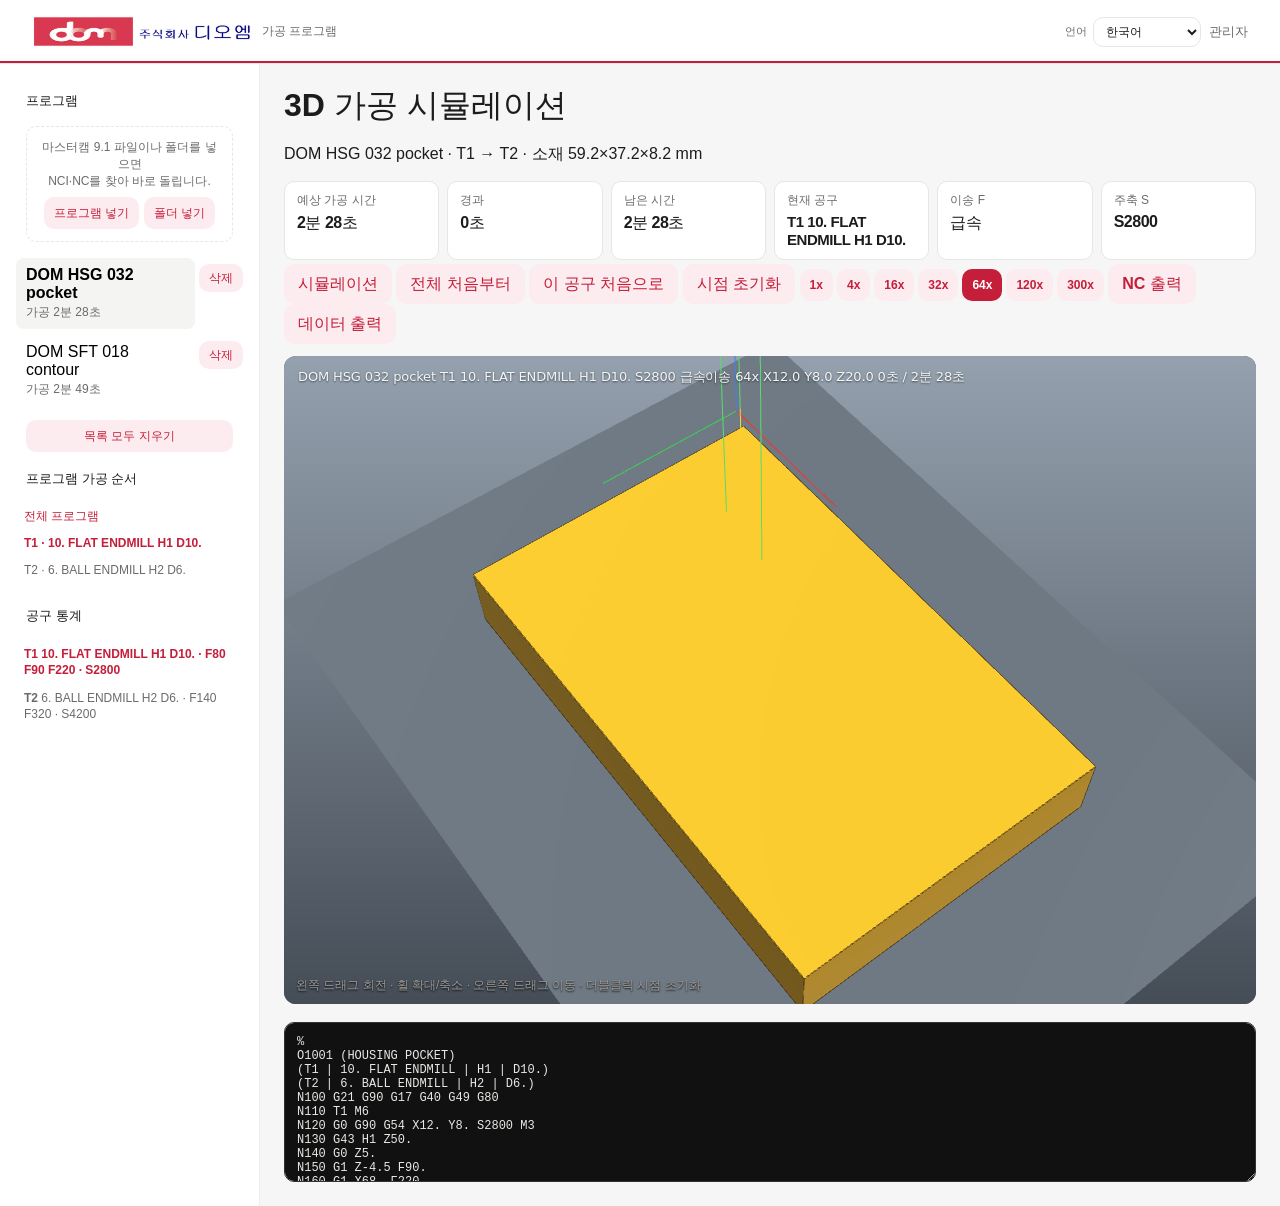
<file: cam-lab.html>
<!DOCTYPE html>
<html lang="ko">
  <head>
    <meta charset="UTF-8" />
    <meta name="viewport" content="width=device-width, initial-scale=1.0" />
    <title>디오엠 가공 프로그램 | DOM</title>
    <meta name="robots" content="noindex,nofollow,noarchive" />
    <meta name="referrer" content="same-origin" />
    <link rel="icon" href="./assets/favicon.svg?v=10" type="image/svg+xml" />
    <link rel="icon" href="./assets/icon-192.png?v=10" type="image/png" sizes="192x192" />
    <link rel="stylesheet" href="./css/styles.css?v=120" />
    <link rel="stylesheet" href="./css/cam-lab.css?v=22" />
  </head>
  <body>
    <div id="app"></div>
    <script type="module" src="./js/cam-lab.js?v=48"></script>
  </body>
</html>
</file>
<file: css/styles.css>
:root {
  --red: #c41e3a;
  --ink: #1c1c1c;
  --mute: #6b6b6b;
  --line: #e6e6e6;
  --bg: #f7f7f5;
  --rose: #fdecef;
}

* { box-sizing: border-box; }
html, body, #app { margin: 0; min-height: 100%; }
body { font-family: "Segoe UI", "Malgun Gothic", "Apple SD Gothic Neo", "Noto Sans KR", sans-serif; color: var(--ink); background: var(--bg); font-synthesis: none; }
a { color: inherit; text-decoration: none; }
button, input, select, textarea { font-family: "Segoe UI", "Malgun Gothic", "Apple SD Gothic Neo", "Noto Sans KR", sans-serif; font-size: inherit; }
html[lang="ja"] body, html[lang="ja"] button, html[lang="ja"] input, html[lang="ja"] select, html[lang="ja"] textarea {
  font-family: "Segoe UI", "Yu Gothic UI", "Meiryo", "Malgun Gothic", "Hiragino Sans", sans-serif;
}
html[lang="zh-CN"] body, html[lang="zh-CN"] button, html[lang="zh-CN"] input, html[lang="zh-CN"] select, html[lang="zh-CN"] textarea {
  font-family: "Segoe UI", "Microsoft YaHei UI", "PingFang SC", "Malgun Gothic", sans-serif;
}
html[lang="km"] body, html[lang="km"] button, html[lang="km"] input, html[lang="km"] select, html[lang="km"] textarea {
  font-family: "Segoe UI", "Malgun Gothic", "Noto Sans Khmer", "Khmer OS", sans-serif;
}
html[lang="ne"] body, html[lang="ne"] button, html[lang="ne"] input, html[lang="ne"] select, html[lang="ne"] textarea {
  font-family: "Segoe UI", "Malgun Gothic", "Nirmala UI", "Noto Sans Devanagari", sans-serif;
}
html[lang="ta"] body, html[lang="ta"] button, html[lang="ta"] input, html[lang="ta"] select, html[lang="ta"] textarea {
  font-family: "Segoe UI", "Malgun Gothic", "Noto Sans Tamil", sans-serif;
}

.logo { display: flex; align-items: center; gap: 10px; min-width: 0; }
.brand-logo {
  display: block;
  height: 36px;
  width: auto;
  max-width: 220px;
  flex: 0 0 auto;
  object-fit: contain;
  object-position: left center;
  image-rendering: auto;
}
.logo-sub { color: var(--mute); font-size: 12px; white-space: nowrap; }
.login .brand-logo { height: 44px; max-width: 260px; }
.pub-top .brand-logo { height: 40px; max-width: 240px; }

.login { min-height: 100vh; display: grid; place-items: center; }
.card { width: min(420px, 92vw); background: #fff; border: 1px solid var(--line); border-radius: 16px; padding: 32px; }
.card h1 { margin: 20px 0 8px; font-size: 22px; }
.card p { color: var(--mute); font-size: 14px; }
label { display: block; margin: 12px 0; font-size: 13px; font-weight: 700; }
input, select, textarea { width: 100%; margin-top: 6px; border: 1px solid var(--line); border-radius: 10px; padding: 10px 12px; }
input[type="checkbox"], input[type="radio"] {
  width: 18px;
  height: 18px;
  margin: 0;
  padding: 0;
  border: 0;
  border-radius: 4px;
  accent-color: var(--red);
  flex: 0 0 auto;
}
input[type="file"] { width: auto; margin: 0; padding: 0; border: 0; }
.err { color: var(--red); min-height: 18px; }
.note { color: #2f6b3a; min-height: 18px; font-size: 13px; }

.btn { display: inline-flex; align-items: center; justify-content: center; height: 40px; padding: 0 14px; border: 0; border-radius: 10px; cursor: pointer; font-weight: 700; background: var(--rose); color: var(--red); }
.btn:hover { background: #f8dce2; }
.btn.red { background: var(--rose); color: var(--red); width: auto; }
.btn.red:hover { background: #f8dce2; }
.login .btn.red { width: 100%; margin-top: 8px; background: #d98a96; color: #fff; }
.auth-card { width: min(440px, 92vw); }
.auth-tabs { display: grid; grid-template-columns: 1fr 1fr; gap: 6px; margin: 16px 0 8px; }
.auth-tab {
  height: 36px;
  border: 1px solid var(--line);
  border-radius: 10px;
  background: #f7f7f5;
  font-weight: 700;
  cursor: pointer;
}
.auth-tab.on { background: var(--red); color: #fff; border-color: var(--red); }
.btn.ghost { background: transparent; color: var(--ink); }
.btn.ghost:hover { background: #f7f7f7; }
.btn.sm { height: 32px; font-size: 12px; padding: 0 10px; }

#app { position: relative; }
.app { min-height: 100vh; display: grid; grid-template-columns: 232px 1fr; grid-template-rows: auto 1fr; background: #f6f6f6; color: var(--ink); }
.app > header { grid-column: 1 / -1; background: #fff; color: var(--ink); border-bottom: 1px solid var(--line); box-shadow: inset 0 -2px 0 var(--red); display: flex; align-items: center; justify-content: space-between; gap: 16px 28px; padding: 12px 32px; min-height: 64px; flex-wrap: wrap; }
.app > header .site-brand { display: flex; align-items: center; min-width: 0; }
.app > header .site-nav { display: flex; gap: 8px 28px; font-size: 13px; font-weight: 500; align-items: center; flex-wrap: wrap; flex: 1; }
.app > header .site-nav > a { color: #222; padding: 6px 0; white-space: nowrap; }
.app > header .site-nav > a:hover { color: var(--red); }
.app > header .site-nav > a.on { color: var(--red); box-shadow: inset 0 -2px 0 var(--red); background: transparent; font-weight: 700; }
.app > header .logo-sub { color: var(--mute); }
.app > header .who { color: var(--mute); flex-shrink: 0; margin-left: auto; }
.app > header .lang-pick { color: var(--mute); }
.app > header .lang-pick select { background: #fff; color: var(--ink); border-color: var(--line); }
.app > header .btn.ghost { color: #444; border: 0; height: auto; padding: 6px 0; font-weight: 500; font-size: 13px; }
.app > header .btn.ghost:hover { background: transparent; color: var(--red); }
.who { color: var(--mute); font-size: 13px; display: flex; gap: 8px; align-items: center; flex-wrap: wrap; }
.lang-pick { display: inline-flex; align-items: center; gap: 6px; margin: 0; font-weight: 700; font-size: 11px; color: var(--mute); }
.lang-pick select { width: auto; min-width: 108px; margin: 0; padding: 6px 8px; font-size: 12px; background: #fff; }
.login .lang-pick { margin: 8px 0 0; }
.side { background: #fff; border-right: 1px solid #eee; padding: 20px 16px 32px; overflow: auto; display: flex; flex-direction: column; gap: 6px; color: var(--ink); }
.side-block { padding: 8px 2px 10px; }
.side-label {
  margin: 0 0 2px;
  padding: 8px 10px;
  font-size: 13px;
  font-weight: 700;
  color: var(--ink);
  letter-spacing: 0;
}
.side a { display: block; padding: 8px 10px; border-radius: 8px; font-size: 13px; color: var(--ink); }
.side a.on { background: var(--rose); font-weight: 700; color: var(--red); }
.side a:hover { background: #f7f7f7; }
.side a.on:hover { background: var(--rose); }
main { padding: 28px 36px 48px; overflow: auto; background: #f6f6f6; }

.head { display: flex; justify-content: space-between; align-items: flex-end; gap: 12px; margin-bottom: 20px; }
.head h1 { margin: 0 0 4px; }
.head p { margin: 0; color: var(--mute); font-size: 14px; }

.page-head { display: flex; justify-content: space-between; align-items: flex-end; gap: 16px; margin-bottom: 28px; }
.page-head h1 { margin: 0 0 6px; font-size: clamp(26px, 3vw, 36px); font-weight: 700; letter-spacing: -0.03em; color: var(--ink); }
.page-head p { margin: 0; color: var(--mute); font-size: 14px; }
.page-head input[type="search"],
.page-head input[type="text"] { width: min(240px, 100%); margin: 0; background: #fff; padding: 8px 12px; border: 1px solid var(--line); border-radius: 0; }
.page-head input[type="search"]:focus,
.page-head input[type="text"]:focus { outline: none; border-color: var(--red); }
.page-head .btn { width: auto; flex: 0 0 auto; height: 36px; }
.head-actions {
  display: flex;
  flex-wrap: wrap;
  align-items: center;
  justify-content: flex-end;
  gap: 8px;
}
.save-note {
  color: #2f6f4e;
  font-size: 13px;
  font-weight: 700;
  line-height: 1;
}
.save-note[hidden] { display: none !important; }
.home-board {
  background: #fff;
  border: 1px solid var(--line);
  border-radius: 12px;
  overflow: hidden;
}
.home-band { margin: 0; padding: 18px 20px 20px; background: #fff; }
.home-band + .home-band { border-top: 1px solid var(--line); }
.home-band[hidden] { display: none !important; }
.home-band h2 {
  margin: 0 0 12px;
  padding: 0;
  font-size: 13px;
  font-weight: 700;
  color: var(--red);
  letter-spacing: 0;
}
.home-band.is-comm h2 { color: var(--red); }
.home-list {
  display: grid;
  grid-template-columns: repeat(auto-fill, minmax(220px, 1fr));
  gap: 10px;
}
.home-row {
  display: flex;
  flex-direction: row;
  align-items: center;
  justify-content: flex-start;
  gap: 12px;
  box-sizing: border-box;
  width: auto;
  min-height: 72px;
  padding: 14px 16px;
  border: 1px solid var(--line);
  border-radius: 10px;
  background: var(--rose);
  color: var(--ink);
  text-align: left;
}
.home-row[hidden] { display: none !important; }
.home-row .ico {
  width: 36px;
  height: 28px;
  background: var(--red);
}
.home-row-text {
  min-width: 0;
  flex: 1;
  display: flex;
  flex-direction: column;
  align-items: flex-start;
}
.home-row:hover {
  border-color: var(--red);
  background: #fff;
  box-shadow: 0 0 0 1px var(--red);
}
.home-row:hover b { color: var(--red); }
.home-row b {
  font-size: 15px;
  font-weight: 700;
  letter-spacing: -0.03em;
  line-height: 1.3;
  display: -webkit-box;
  -webkit-line-clamp: 1;
  -webkit-box-orient: vertical;
  overflow: hidden;
}
.home-row-text span {
  display: -webkit-box;
  margin-top: 4px;
  font-size: 12px;
  font-weight: 400;
  line-height: 1.45;
  color: var(--mute);
  -webkit-line-clamp: 2;
  -webkit-box-orient: vertical;
  overflow: hidden;
}
.home-band.is-comm .home-row { min-height: 64px; padding: 12px 14px; }
.home-band.is-comm .home-row b { font-size: 14px; }
.folders {
  display: grid;
  grid-template-columns: repeat(auto-fill, minmax(210px, 1fr));
  gap: 12px;
  align-items: stretch;
}
.fold {
  background: #fff;
  border: 1px solid var(--line);
  border-radius: 12px;
  padding: 0;
  min-height: 164px;
  display: flex;
  flex-direction: column;
  overflow: hidden;
}
.fold:hover { border-color: var(--red); background: var(--rose); }
.fold-head {
  display: flex;
  flex-direction: column;
  align-items: flex-start;
  width: 100%;
  background: transparent;
  border: 0;
  padding: 16px;
  cursor: pointer;
  text-align: left;
  flex: 1;
}
.fold h2 { margin: 10px 0 6px; font-size: 15px; line-height: 1.3; min-height: 2.6em; }
.fold p {
  margin: 0;
  color: var(--mute);
  font-size: 13px;
  line-height: 1.45;
  flex: 1;
  display: -webkit-box;
  -webkit-line-clamp: 2;
  -webkit-box-orient: vertical;
  overflow: hidden;
}
.fold .meta { margin-top: 12px; color: var(--mute); font-size: 12px; }
.fold-drop {
  display: none;
  border-top: 1px solid var(--line);
  background: #fafafa;
}
.fold.open { min-height: 0; }
.fold.open .fold-drop { display: block; }
.fold.open { grid-column: 1 / -1; }
.nav-group { display: flex; flex-direction: column; }
.nav-group-head {
  display: flex;
  align-items: center;
  justify-content: space-between;
  width: 100%;
  text-align: left;
  background: transparent;
  border: 0;
  padding: 8px 10px;
  border-radius: 8px;
  font-size: 13px;
  font-weight: 700;
  cursor: pointer;
  color: var(--ink);
}
.nav-group-head::after {
  content: "▾";
  display: inline-flex;
  align-items: center;
  justify-content: center;
  width: 22px;
  height: 22px;
  font-size: 18px;
  line-height: 1;
  color: var(--ink);
  font-weight: 700;
}
.nav-group.open .nav-group-head::after { content: "▴"; }
.nav-group.open .nav-group-head { color: var(--red); background: var(--rose); }
.nav-group.open .nav-group-head::after { color: var(--red); }
.nav-group-head:hover { background: var(--rose); color: var(--red); }
.nav-group-body { display: none; padding: 0 4px 8px; }
.nav-group.open .nav-group-body { display: flex; flex-direction: column; gap: 2px; }
.nav-group-body .nav-head { box-sizing: border-box; }
.side-block.vaults { padding-top: 12px; }
.side-vaults {
  display: flex;
  flex-direction: column;
  gap: 2px;
}
.side a.nav-vault {
  display: flex;
  align-items: center;
  justify-content: space-between;
  gap: 8px;
  font-weight: 700;
}
.side a.nav-vault .vault-mark {
  font-size: 11px;
  font-weight: 700;
  color: var(--mute);
  flex: 0 0 auto;
}
.side a.nav-vault.on .vault-mark { color: var(--red); }
.vault-panel {
  max-width: 420px;
  padding: 28px 28px 32px;
}
.vault-panel h1 { margin: 0 0 8px; font-size: 22px; }
.vault-panel p { margin: 0 0 8px; }
.vault-panel form { margin-top: 8px; }
.vault-panel .btn { width: 100%; margin-top: 8px; }
.vault-panel .btn.ghost { margin-top: 8px; }
.nav-fold { display: flex; flex-direction: column; }
.nav-head {
  display: block;
  width: 100%;
  text-align: left;
  background: transparent;
  border: 0;
  padding: 8px 10px;
  border-radius: 8px;
  font-size: 13px;
  cursor: pointer;
  color: var(--ink);
}
.nav-head.on, .nav-head:hover { background: #f7f7f7; }
.nav-head.on { background: var(--rose); color: var(--red); }
.nav-drop { display: none; padding: 0 8px 8px 18px; }
.nav-fold.open .nav-drop { display: flex; flex-direction: column; gap: 2px; }
.nav-drop a { display: block; padding: 6px 8px; border-radius: 6px; font-size: 12px; color: var(--mute); }
.nav-drop a:hover { background: #f7f7f7; color: var(--ink); }
.nav-drop a.on { background: var(--rose); color: var(--red); }
.ico {
  width: 36px; height: 28px; flex: 0 0 auto;
  background: var(--red);
  clip-path: polygon(0 7px, 10px 7px, 14px 0, 100% 0, 100% 100%, 0 100%);
  border-radius: 2px;
}
.grid { display: grid; grid-template-columns: repeat(auto-fill, minmax(180px, 1fr)); gap: 12px; }
.grid.pad { padding: 16px; }
.folder, .file {
  background: #fff;
  border: 1px solid var(--line);
  border-radius: 12px;
  padding: 16px;
  min-height: 120px;
  display: flex;
  flex-direction: column;
  justify-content: space-between;
}
.folder h2 { margin: 0 0 4px; font-size: 15px; }
.folder p { margin: 0; color: var(--mute); font-size: 13px; }
.folder.small { min-height: 120px; }
.vendor-card { justify-content: space-between; gap: 8px; }
.folder-open {
  display: block;
  width: 100%;
  text-align: left;
  background: transparent;
  border: 0;
  padding: 0;
  cursor: pointer;
  color: inherit;
}
.file-acts { display: flex; gap: 4px; flex-wrap: wrap; }
.file b { word-break: break-all; }
.cam-list {
  display: flex;
  flex-direction: column;
  padding: 4px 0 12px;
}
.cam-row {
  display: flex;
  align-items: center;
  gap: 10px;
  padding: 8px 16px;
  border-bottom: 1px solid var(--line);
  min-width: 0;
}
.cam-row:hover { background: var(--rose); }
.cam-row-main {
  flex: 1;
  min-width: 0;
  display: flex;
  align-items: baseline;
  gap: 10px;
  text-align: left;
  background: transparent;
  border: 0;
  padding: 0;
  cursor: pointer;
  color: inherit;
}
.cam-row-main b {
  font-size: 14px;
  font-weight: 700;
  word-break: break-all;
}
.cam-row-main span { color: var(--mute); font-size: 13px; white-space: nowrap; }
a.rec-folder { color: inherit; }
a.rec-folder:hover { background: var(--rose); }
a.rec-folder .cam-row-main {
  flex-direction: column;
  align-items: flex-start;
  gap: 2px;
}
a.rec-folder .cam-row-main span {
  color: var(--mute);
  font-size: 13px;
  white-space: normal;
  display: -webkit-box;
  -webkit-line-clamp: 2;
  -webkit-box-orient: vertical;
  overflow: hidden;
}
.crumbs {
  display: flex;
  flex-wrap: wrap;
  align-items: center;
  gap: 6px;
  margin: 4px 0 0;
  font-size: 13px;
  color: var(--mute);
}
.crumbs a { color: var(--ink); }
.crumbs a:hover { color: var(--red); }
.crumb-sep { color: var(--mute); opacity: 0.7; }
.rec-pack .compact-bar b { flex: 1; min-width: 0; }
.rec-pack .cam-list { padding-bottom: 4px; }
.rec-pack .cam-row:last-child { border-bottom: 0; }
.rec-fold { font-weight: 700; }
.rec-fold:hover { color: var(--red); }
.rec-st { font-weight: 700; font-size: 12px; }
.rec-st.ok { color: #2f6f4e; }
.rec-st.warn { color: #b7791f; }
.rec-st.bad { color: var(--red); }
.rec-table td { vertical-align: middle; }
[data-rec][hidden] { display: none !important; }

.date-list {
  display: flex;
  flex-direction: column;
}
.date-line {
  display: flex;
  justify-content: space-between;
  align-items: center;
  min-height: 48px;
  padding: 10px 16px;
  border: 0;
  border-bottom: 1px solid var(--line);
  font-size: 14px;
  gap: 8px;
}
.date-line:last-child { border-bottom: 0; }
.date-line:hover { background: var(--rose); }
.date-line span { color: var(--mute); font-size: 12px; }
.dates-panel { max-width: none; }
.compact-head { margin-bottom: 12px; }
.compact-head h1 { font-size: 20px; }
.compact-bar { padding: 8px 12px; font-size: 13px; }
table { width: 100%; border-collapse: collapse; font-size: 12px; }
th, td { text-align: left; padding: 6px 8px; border-bottom: 1px solid var(--line); }
.plan { position: relative; height: 280px; margin: 10px; padding: 20px 10px 10px; background: #f3f3f0; border: 1px solid var(--line); border-radius: 12px; overflow: hidden; touch-action: none; }
.room {
  position: absolute;
  display: grid;
  place-items: center;
  border: 1px solid #d8d8d4;
  background: #fff;
  font-size: 12px;
  font-weight: 700;
  cursor: grab;
  touch-action: none;
  padding: 4px;
  transform-origin: center center;
  user-select: none;
  overflow: visible;
}
.room.hall { background: #ecece8; }
.room.qa { background: #fdecef; color: var(--red); }
.room.machine { background: #fff4e0; }
.room.on { z-index: 4; box-shadow: 0 0 0 2px #c41e3a; }
.room-name { pointer-events: none; text-align: center; line-height: 1.25; }
.room-h {
  display: none;
  position: absolute;
  width: 12px;
  height: 12px;
  background: #fff;
  border: 1px solid #c41e3a;
  border-radius: 1px;
  z-index: 3;
  padding: 0;
}
.room.on .room-h { display: block; }
.room-h.nw { left: -6px; top: -6px; cursor: nwse-resize; }
.room-h.ne { right: -6px; top: -6px; cursor: nesw-resize; }
.room-h.sw { left: -6px; bottom: -6px; cursor: nesw-resize; }
.room-h.se { right: -6px; bottom: -6px; cursor: nwse-resize; }
.room-rot {
  display: none;
  position: absolute;
  left: 50%;
  top: -20px;
  width: 14px;
  height: 14px;
  margin-left: -7px;
  border: 1px solid #c41e3a;
  border-radius: 50%;
  background: #fff;
  cursor: grab;
  padding: 0;
  z-index: 3;
}
.room-rot::after {
  content: "";
  position: absolute;
  left: 50%;
  top: 14px;
  width: 1px;
  height: 8px;
  margin-left: -0.5px;
  background: #c41e3a;
}
.room.on .room-rot { display: block; }
.pin-wrap {
  position: absolute;
  width: 0;
  height: 0;
  z-index: 5;
  touch-action: none;
}
.pin {
  position: absolute;
  width: 28px;
  height: 28px;
  margin: -14px 0 0 -14px;
  border: 0;
  border-radius: 50%;
  color: #fff;
  font-weight: 800;
  cursor: grab;
  touch-action: none;
}
.pin.ok { background: var(--red); }
.pin.warn { background: #b7791f; }
.pin-del {
  position: absolute;
  left: 4px;
  top: -20px;
  width: 18px;
  height: 18px;
  padding: 0;
  border: 0;
  border-radius: 50%;
  background: rgba(20, 20, 20, 0.78);
  color: #fff;
  font-size: 14px;
  line-height: 18px;
  text-align: center;
  cursor: pointer;
  z-index: 6;
}
.pin-del:hover { background: #c41e3a; }
.panel { background: #fff; border: 1px solid var(--line); border-radius: 14px; overflow: hidden; margin-bottom: 16px; }
.bar { display: flex; align-items: center; gap: 8px; padding: 12px 16px; border-bottom: 1px solid var(--line); }
.row { display: flex; align-items: center; gap: 8px; padding: 10px 16px; border-bottom: 1px solid var(--line); }
.row b { flex: 1; }
.pad { padding: 16px; }
.mute { color: var(--mute); font-size: 13px; }
.list { display: grid; gap: 10px; padding: 16px; }
article { border: 1px solid var(--line); border-radius: 12px; padding: 14px; }
article h3 { margin: 4px 0; }
.code { color: var(--red); font-size: 12px; font-weight: 800; }
.pics { display: flex; gap: 8px; flex-wrap: wrap; margin: 8px 0; }
.pics .pic-item {
  width: 96px;
  height: 72px;
  overflow: hidden;
  background: #f4f4f2;
  border-radius: 8px;
}
.pics img {
  width: 100%;
  height: 100%;
  max-width: 100%;
  max-height: 100%;
  min-width: 0;
  min-height: 0;
  object-fit: contain;
  object-position: center;
  display: block;
}
.pic-item { position: relative; display: block; min-width: 0; min-height: 0; }
.pics .pic-item { display: inline-block; }
.pic-del {
  position: absolute;
  top: 3px;
  right: 3px;
  z-index: 3;
  width: 22px;
  height: 22px;
  padding: 0;
  border: 0;
  border-radius: 50%;
  background: rgba(20, 20, 20, 0.72);
  color: #fff;
  font-size: 16px;
  line-height: 22px;
  text-align: center;
  cursor: pointer;
}
.pic-del:hover { background: #c41e3a; }
.scroll { overflow: auto; }
table.rows th:first-child, table.rows td:first-child {
  position: sticky;
  left: 0;
  background: #fff;
  z-index: 1;
  white-space: nowrap;
  width: 72px;
}
table.rows thead th:first-child { background: #fafafa; }
th { background: #fafafa; color: var(--mute); }
.tiny th { min-width: 80px; font-size: 11px; white-space: normal; }
.sticky { max-height: 70vh; }

table.checks { table-layout: fixed; font-size: 13px; }
table.checks th, table.checks td { vertical-align: middle; padding: 10px 12px; }
table.checks thead th { white-space: nowrap; }
table.checks th[rowspan] {
  width: 88px;
  background: #fafafa;
  color: var(--red);
  text-align: center;
  font-weight: 700;
  border-right: 1px solid var(--line);
}
table.checks td { white-space: normal; word-break: keep-all; line-height: 1.45; }
table.checks .chk { width: 72px; text-align: center; }
.env { display: grid; grid-template-columns: repeat(auto-fit, minmax(120px, 1fr)); gap: 10px; align-items: end; }

.app.print-mode { grid-template-columns: 1fr; }
.app.print-mode .side { display: none; }
.app.print-mode main {
  background: #ececec;
  padding: 20px 16px 64px;
  overflow: auto;
  display: flex;
  flex-direction: column;
  align-items: center;
}
.print-page {
  display: flex;
  flex-direction: column;
  align-items: center;
  width: 100%;
}
.a4-wrap.page { justify-content: center; padding-bottom: 24px; width: 100%; }
.eq-thumb {
  width: 48px;
  height: 36px;
  max-width: 48px;
  max-height: 36px;
  object-fit: contain;
  object-position: center;
  border-radius: 4px;
  background: #ecece8;
  flex: 0 0 auto;
  display: grid;
  place-items: center;
  font-size: 10px;
  color: var(--mute);
}
.thumb {
  width: 36px;
  height: 28px;
  max-width: 36px;
  max-height: 28px;
  object-fit: contain;
  object-position: center;
  background: #f4f4f2;
  vertical-align: middle;
  margin-right: 4px;
}
.a4-machine {
  width: 100%;
  height: 38mm;
  max-width: 100%;
  max-height: 38mm;
  object-fit: contain;
  object-position: center;
  border: 1px solid #222;
  margin-bottom: 8px;
  background: #f3f3f0;
  flex: 0 0 auto;
}
.a4-machine.empty {
  display: grid;
  place-items: center;
  color: #888;
  font-size: 13px;
}
.a4-sheet input,
.a4-sheet select,
.a4-sheet textarea {
  width: 100%;
  margin: 0;
  padding: 4px 6px;
  border: 0;
  border-radius: 0;
  background: #fffef8;
  font: inherit;
  color: inherit;
}
.a4-sheet textarea { min-height: 0; resize: vertical; }
.a4-sheet textarea.a4-note { height: 100%; min-height: 16mm; }
.a4-sheet input[type="checkbox"] {
  width: 18px;
  height: 18px;
  margin: 0 auto;
  background: transparent;
}
.print-mark { display: none; }
.qa-row:hover { background: #f7f7f5; }
.a4-mask {
  display: block;
  overflow: auto;
  padding: 16px 16px 32px;
  place-items: unset;
}
.print-page.view-only .a4-sheet input,
.print-page.view-only .a4-sheet textarea,
.print-page.view-only .a4-sheet select,
.print-page.view-only .a4-sheet button,
.print-page.view-only .a4-sheet label {
  pointer-events: none;
}
.a4-tools {
  position: sticky;
  top: 0;
  z-index: 2;
  display: flex;
  flex-wrap: wrap;
  align-items: center;
  justify-content: center;
  gap: 8px;
  padding: 10px 12px;
  background: #fff;
  border: 1px solid var(--line);
  border-radius: 10px;
  margin: 0 auto 12px;
  width: min(210mm, 100%);
  box-sizing: border-box;
}
.a4-tools > .btn,
.a4-tools > a.btn,
.a4-tools > label.btn,
.a4-tools > button.btn {
  display: inline-flex;
  align-items: center;
  justify-content: center;
  box-sizing: border-box;
  margin: 0;
  width: auto;
  height: 40px;
  padding: 0 14px;
  font-size: 13px;
  font-weight: 700;
  line-height: 1;
  flex: 0 0 auto;
  white-space: nowrap;
}
.a4-tools > label.btn { cursor: pointer; }
.a4-tools .btn.ghost {
  border: 1px solid var(--line);
  background: #fff;
}
.a4-tools .save-note {
  min-height: 40px;
  display: inline-flex;
  align-items: center;
}
.a4-tools input[type="file"] {
  position: absolute;
  width: 1px;
  height: 1px;
  padding: 0;
  margin: -1px;
  overflow: hidden;
  clip: rect(0, 0, 0, 0);
  border: 0;
}
.a4-wrap { display: flex; justify-content: center; width: 100%; }
.a4-sheet {
  --sheet-red: #c41e3a;
  --sheet-head: #f4f4f2;
  --sheet-line: #222;
  --sheet-fill: #fffef8;
  width: 210mm;
  height: 297mm;
  min-height: 297mm;
  max-height: 297mm;
  margin: 0 auto;
  background: #fff;
  color: #111;
  padding: 8mm 10mm 8mm;
  box-shadow: 0 8px 28px rgba(0,0,0,.25);
  display: flex;
  flex-direction: column;
  overflow: hidden;
  font-size: 13px;
}
.a4-sheet th {
  background: var(--sheet-head);
  color: #111;
}
.a4-head {
  position: relative;
  display: flex;
  align-items: center;
  justify-content: space-between;
  gap: 10px;
  border-bottom: 2px solid #c41e3a;
  padding-bottom: 6px;
  margin-bottom: 8px;
  min-height: 12mm;
  flex: 0 0 auto;
}
.a4-head b { color: #c41e3a; font-size: 22px; letter-spacing: -0.06em; }
.a4-head > div span { color: #666; font-size: 12px; margin-left: 8px; }
.a4-head h1 {
  position: absolute;
  left: 0;
  right: 0;
  top: 0;
  bottom: 6px;
  display: flex;
  align-items: center;
  justify-content: center;
  margin: 0;
  padding: 0 50mm;
  text-align: center;
  font-size: 20px;
  letter-spacing: 0.08em;
  pointer-events: none;
  z-index: 0;
}
.a4-head p { margin: 0; color: #666; font-size: 12px; z-index: 1; }
.a4-head > div { position: relative; z-index: 1; flex: 0 0 auto; }
.a4-head .brand-logo,
.process-head .brand-logo,
.eq-head .brand-logo,
.sheet-5s-head .brand-logo,
.clim-head .brand-logo {
  height: 8mm;
  width: auto;
  max-width: 48mm;
  object-fit: contain;
  object-position: left center;
  position: relative;
  z-index: 1;
  flex: 0 0 auto;
}
.a4-head-corp {
  position: relative;
  display: flex;
  justify-content: space-between;
  align-items: flex-start;
  gap: 8px;
  border-bottom: 2px solid var(--sheet-red);
  padding-bottom: 6px;
  margin-bottom: 6px;
  min-height: 24mm;
}
.a4-head-corp b { color: var(--sheet-red); letter-spacing: 0.08em; }
.a4-head-corp h1 {
  position: absolute;
  left: 0;
  right: 0;
  top: 0;
  bottom: 6px;
  display: flex;
  align-items: center;
  justify-content: center;
  margin: 0;
  padding: 0 50mm;
  text-align: center;
  font-size: 20px;
  letter-spacing: 0.08em;
  pointer-events: none;
  z-index: 0;
}
.a4-head-corp > div p {
  display: block;
  margin: 6px 0 0;
  font-size: 12px;
}
.a4-head-corp .a4-stamp { z-index: 1; }
.a4-stamp {
  border-collapse: collapse;
  width: 84mm;
  font-size: 11px;
  outline: 1px solid #111;
  outline-offset: 2px;
  box-shadow: 0 0 0 1px #111;
}
.a4-stamp th,
.a4-stamp td {
  border: 1px solid #111;
  text-align: center;
  vertical-align: middle;
  padding: 0;
}
.a4-stamp thead th {
  background: var(--sheet-red);
  color: #fff;
  font-weight: 700;
  height: 7mm;
  letter-spacing: 0.22em;
  font-size: 12px;
}
.a4-stamp .stamp-side {
  width: 8mm;
  background: var(--sheet-head);
  color: var(--sheet-red);
  font-size: 11px;
  font-weight: 700;
  letter-spacing: 0.18em;
  writing-mode: vertical-rl;
  text-orientation: mixed;
}
.a4-stamp .stamp-ink {
  width: 23mm;
  height: 16mm;
  background:
    repeating-linear-gradient(-45deg, #fff 0 6px, #f4f6f8 6px 7px);
}
.a4-stamp .stamp-ink span {
  display: inline-grid;
  place-items: center;
  width: 11mm;
  height: 11mm;
  border: 1.6px solid #c41e3a;
  border-radius: 50%;
  color: #c41e3a;
  font-size: 10px;
  font-weight: 800;
  opacity: 0.38;
}
.a4-stamp input {
  height: 7mm;
  text-align: center;
  font-size: 12px;
  background: #fffef8;
}
.process-head {
  flex: 0 0 auto;
  border-bottom: 2px solid var(--sheet-red);
  padding-bottom: 6px;
  margin-bottom: 6px;
}
.process-head-top {
  position: relative;
  display: flex;
  align-items: center;
  justify-content: space-between;
  gap: 8px;
  min-height: 12mm;
}
.process-head h1 {
  position: absolute;
  left: 0;
  right: 0;
  top: 0;
  bottom: 0;
  display: flex;
  align-items: center;
  justify-content: center;
  margin: 0;
  padding: 0 66mm;
  text-align: center;
  font-size: 6.8mm;
  line-height: 1.1;
  letter-spacing: 0.08em;
  font-weight: 800;
  pointer-events: none;
  z-index: 0;
}
.process-head .a4-stamp {
  width: 62mm;
  position: relative;
  z-index: 1;
  flex: 0 0 auto;
}
.process-a4 .a4-meta {
  table-layout: fixed;
}
.process-a4 .a4-meta th,
.process-a4 .a4-meta td {
  padding: 0 5px;
  height: 7.2mm;
  vertical-align: middle;
  text-align: center;
}
.process-a4 .a4-meta th { width: 18%; background: var(--sheet-head); }
.process-a4 .a4-meta td { width: 32%; }
.process-a4 .a4-meta input,
.process-a4 .a4-meta select {
  display: block;
  box-sizing: border-box;
  height: 7.2mm;
  padding: 0 4px;
  line-height: 7.2mm;
  text-align: center;
}
.process-a4 .a4-meta input[type="number"] {
  appearance: textfield;
  -moz-appearance: textfield;
}
.process-a4 .a4-meta input[type="number"]::-webkit-outer-spin-button,
.process-a4 .a4-meta input[type="number"]::-webkit-inner-spin-button {
  appearance: none;
  margin: 0;
}
.process-a4 .a4-meta .date-print-wrap {
  display: flex;
  align-items: center;
  justify-content: center;
  height: 7.2mm;
}
.process-a4 .a4-meta .date-print-wrap input[type="date"] {
  text-align: center;
}
.process-a4 .a4-meta [data-progress] {
  display: block;
  text-align: center;
  line-height: 7.2mm;
}
.process-a4 .detail-row th,
.process-a4 .detail-row td {
  height: 18mm;
  vertical-align: top;
  text-align: left;
  padding: 4px 6px;
}
.process-a4 .name-row th,
.process-a4 .name-row td {
  height: 9mm;
  text-align: left;
}
.process-a4 .name-row td input {
  text-align: left;
  font-size: 14px;
  font-weight: 700;
}
.a4-process-body {
  flex: 1 1 auto;
  min-height: 0;
  display: flex;
  flex-direction: column;
  border: 1px solid #111;
}
.a4-process-main {
  display: block;
  flex: 0 0 auto;
}
.a4-process-main .a4-meta { border: 0; }
.a4-process-detail h2,
.a4-process-photo h2 {
  margin: 0;
  padding: 4px 8px;
  background: var(--sheet-head);
  color: #111;
  font-size: 11px;
  letter-spacing: 0.12em;
  flex: 0 0 auto;
}
.a4-process-photo {
  display: flex;
  flex-direction: column;
  flex: 1 1 auto;
  min-width: 0;
  min-height: 0;
  border-left: 0;
  border-top: 1px solid #111;
  background: #fff;
}
.a4-process-photo .a4-photos,
.a4-process-photo .a4-empty {
  flex: 1 1 auto;
  min-height: 0;
  margin: 0;
  border: 0;
  border-radius: 0;
}
.a4-process-photo .a4-empty {
  display: grid;
  place-items: center;
  text-align: center;
  line-height: 1.5;
  background:
    repeating-linear-gradient(45deg, #fafafa 0 8px, #f3f3f3 8px 16px);
}
.a4-stamp thead th,
.a4-process-detail h2,
.a4-process-photo h2,
.a4-stamp .stamp-side {
  -webkit-print-color-adjust: exact;
  print-color-adjust: exact;
}
.a4-sheet h2 { margin: 8px 0 4px; font-size: 14px; flex: 0 0 auto; }
.a4-meta, .a4-meas { width: 100%; border-collapse: collapse; font-size: 13px; }
.a4-meta th, .a4-meta td, .a4-meas th, .a4-meas td { border: 1px solid #222; padding: 5px 6px; }
.a4-meta th { width: 16%; background: #f4f4f2; text-align: left; font-weight: 700; }
.a4-meas th { background: #f4f4f2; text-align: center; }
.a4-meas td { text-align: center; }
.a4-meas td:nth-child(2) { text-align: left; }
.a4-grow { flex: 1 1 auto; min-height: 0; display: flex; flex-direction: column; }
.a4-grow > table { flex: 1; height: 100%; }
.a4-photos { display: flex; flex-wrap: wrap; gap: 4px; flex: 1; min-height: 0; align-content: start; overflow: hidden; }
.a4-photos .pic-item {
  width: 42mm;
  height: 32mm;
  overflow: hidden;
  background: #f4f4f2;
  border: 1px solid #ccc;
}
.a4-photos .pic-item img,
.a4-photos img {
  width: 100%;
  height: 100%;
  max-width: 100%;
  max-height: 100%;
  min-width: 0;
  min-height: 0;
  object-fit: contain;
  object-position: center;
  display: block;
  border: 0;
}
.a4-process-photo .a4-photos {
  display: grid;
  gap: 0;
  padding: 0;
  align-content: stretch;
  flex-wrap: nowrap;
  min-height: 0;
}
.a4-process-photo .a4-photos.one { grid-template-columns: 1fr; }
.a4-process-photo .a4-photos.two { grid-template-columns: 1fr; grid-template-rows: 1fr 1fr; }
.a4-process-photo .a4-photos.many { grid-template-columns: 1fr 1fr; }
.a4-process-photo .a4-photos .pic-item {
  width: 100%;
  height: 100%;
  min-height: 0;
  overflow: hidden;
  background: #f4f4f2;
  border: 0;
  border-right: 1px solid #111;
  border-bottom: 1px solid #111;
}
.a4-process-photo .a4-photos img {
  width: 100%;
  height: 100%;
  max-width: 100%;
  max-height: 100%;
  min-width: 0;
  min-height: 0;
  object-fit: contain;
  object-position: center;
  border: 0;
}
.a4-empty { color: #888; font-size: 12px; flex: 1; display: grid; place-items: center; border: 1px dashed #bbb; background: #fafafa; min-height: 20mm; }
.a4-sign { display: grid; grid-template-columns: 1fr 1fr 1fr; gap: 8px; margin-top: 6px; flex: 0 0 auto; }
.a4-sign span { border: 1px solid #222; padding: 3px 0 0; text-align: center; font-size: 12px; height: 12mm; }
.qa-a4 { overflow: hidden; }
.defect-a4 { overflow: hidden; }
.defect-a4 h2 { margin: 6px 0 4px; font-size: 14px; }
.defect-a4 .qa-photos {
  display: flex;
  justify-content: center;
  align-items: center;
  gap: 6px;
  width: 100%;
  height: auto;
  min-height: 0;
  flex: 0 0 auto;
}
.defect-a4 .qa-shot {
  width: 56mm;
  height: 38mm;
  flex: 0 0 56mm;
  display: grid;
  place-items: center;
}
.defect-a4 .defect-fix {
  flex: 1 1 auto;
  min-height: 0;
  table-layout: fixed;
}
.defect-a4 .defect-fix th {
  width: 22mm;
  vertical-align: top;
}
.defect-a4 .defect-fix tr { height: 50%; }
.defect-a4 .defect-fix td { height: 50%; padding: 4px; }
.defect-a4 .defect-fix textarea {
  min-height: 24mm;
  height: 100%;
}
.qa-a4 .a4-head { margin-bottom: 5px; padding-bottom: 3px; }
.qa-a4 .a4-meta { font-size: 13px; }
.qa-a4 .a4-meta th, .qa-a4 .a4-meta td { padding: 2px 5px; height: 7.2mm; }
.qa-a4 h2 { margin: 5px 0 3px; font-size: 14px; }
.qa-photos {
  display: grid;
  grid-template-columns: 1fr 1fr 1fr;
  gap: 4px;
  flex: 0 0 28mm;
  height: 28mm;
  min-height: 28mm;
}
.qa-shot {
  position: relative;
  display: grid;
  place-items: center;
  height: 28mm;
  border: 1px dashed #888;
  background: #f7f7f5;
  overflow: hidden;
  margin: 0;
}
.qa-shot label {
  display: grid;
  place-items: stretch;
  width: 100%;
  height: 100%;
  min-width: 0;
  min-height: 0;
  margin: 0;
  cursor: pointer;
}
.qa-shot.has-pic { border-style: solid; background: #f4f4f2; }
.qa-shot img {
  width: 100%;
  height: 100%;
  max-width: 100%;
  max-height: 100%;
  min-width: 0;
  min-height: 0;
  object-fit: contain;
  object-position: center;
  display: block;
}
.qa-shot span {
  place-self: center;
  color: #888;
  font-size: 12px;
}
.qa-meas { table-layout: fixed; font-size: 12px; flex: 1 1 auto; }
.qa-meas th, .qa-meas td { padding: 0; height: 6.8mm; }
.qa-meas .qa-item { width: 22mm; }
.qa-meas th:nth-child(2), .qa-meas td:nth-child(2) { width: 32mm; }
.qa-meas th:nth-child(3),
.qa-meas th:nth-child(4),
.qa-meas th:nth-child(5) { width: 16mm; }
.qa-meas .qa-note { width: auto; }
.qa-meas td:nth-child(2) { text-align: center; }
.qa-meas input { height: 6.8mm; min-height: 0; text-align: center; font-size: 12px; padding: 0 3px; }
.qa-a4 .a4-sign { margin-top: 5px; }
.qa-a4 .a4-sign span { height: 11mm; }
.qa-a4 { break-inside: avoid; page-break-inside: avoid; }
.month-sheet { width: 297mm; height: 210mm; min-height: 210mm; max-height: 210mm; padding: 6mm 8mm 5mm; overflow: hidden; }
.month-sheet .a4-tools { width: min(297mm, 100%); }
.eq-sheet {
  display: flex;
  flex-direction: column;
  gap: 3px;
  font-size: 12px;
  min-height: 0;
}
.eq-sheet table { width: 100%; border-collapse: collapse; }
.eq-sheet table.eq-stamp {
  width: 28mm;
  max-width: 28mm;
}
.eq-sheet th, .eq-sheet td { border: 1px solid #111; padding: 2px 3px; }
.eq-sheet input, .eq-sheet select, .eq-sheet textarea {
  background: transparent;
  padding: 0 3px;
  font-size: inherit;
}
.eq-head {
  position: relative;
  display: flex;
  align-items: center;
  justify-content: space-between;
  min-height: 10mm;
  flex: 0 0 auto;
  column-gap: 8px;
  border-bottom: 2px solid var(--sheet-red);
  padding-bottom: 3px;
  margin-bottom: 2px;
}
.eq-head-left {
  position: relative;
  z-index: 1;
  display: flex;
  flex-direction: row;
  align-items: center;
  gap: 6px;
  max-width: 78mm;
}
.eq-head .brand-logo {
  height: 7mm;
  max-width: 34mm;
}
.eq-head h1 {
  position: absolute;
  left: 0;
  right: 0;
  top: 0;
  bottom: 3px;
  display: flex;
  align-items: center;
  justify-content: center;
  margin: 0;
  padding: 0 80mm;
  text-align: center;
  font-size: 18px;
  letter-spacing: 0.06em;
  white-space: nowrap;
  pointer-events: none;
  z-index: 0;
}
.eq-ym {
  display: flex;
  align-items: center;
  gap: 4px;
  font-size: 13px;
}
.eq-ym select {
  min-width: 58px;
  border: 1px solid #111;
  background: #fff;
  padding: 2px 4px;
}
.eq-ym-print { display: none; margin: 0; font-size: 13px; }
.eq-stamp {
  width: 28mm;
  position: relative;
  z-index: 1;
  flex: 0 0 auto;
  table-layout: fixed;
  font-size: 11px;
}
.eq-stamp th {
  background: var(--sheet-head);
  width: 14mm;
  height: 5mm;
  padding: 0;
  font-size: 11px;
  font-weight: 700;
  -webkit-print-color-adjust: exact;
  print-color-adjust: exact;
}
.eq-stamp td { height: 7mm; padding: 0; }
.eq-stamp input {
  height: 7mm;
  min-height: 0;
  text-align: center;
  font-size: 11px;
}
.eq-info th {
  background: var(--sheet-head);
  width: 18mm;
  white-space: nowrap;
  -webkit-print-color-adjust: exact;
  print-color-adjust: exact;
}
.eq-info td { padding: 0; }
.eq-info { flex: 0 0 auto; }
.eq-guide { flex: 0 0 auto; }
.eq-guide th {
  background: var(--sheet-head);
  -webkit-print-color-adjust: exact;
  print-color-adjust: exact;
}
.eq-guide td { width: auto; vertical-align: top; text-align: center; padding: 3px; }
.eq-guide b { display: block; font-size: 11px; line-height: 1.2; }
.eq-guide p {
  margin: 2px 0 0;
  font-size: 10px;
  line-height: 1.25;
  max-height: 7.5mm;
  overflow: hidden;
}
.eq-shot-box { position: relative; }
.eq-shot {
  display: grid;
  place-items: stretch;
  height: 10mm;
  margin: 2px 0;
  border: 1px solid #888;
  background: #f4f4f2;
  cursor: pointer;
  overflow: hidden;
}
.eq-shot img {
  width: 100%;
  height: 100%;
  max-width: 100%;
  max-height: 100%;
  min-width: 0;
  min-height: 0;
  object-fit: contain;
  object-position: center;
  display: block;
}
.eq-shot span {
  place-self: center;
  color: #888;
  font-size: 11px;
}
.eq-grid { table-layout: fixed; font-size: 11px; flex: 0 0 auto; }
.eq-grid th { background: var(--sheet-head); font-weight: 700; }
.eq-grid td.item { text-align: left; padding-left: 4px; }
.eq-grid td.cyc { width: 18mm; font-size: 10px; }
.eq-grid th.off, .eq-grid td.off { background: #ececec; }
.eq-mark {
  cursor: pointer;
  text-align: center;
  font-weight: 800;
  height: 6.4mm;
  user-select: none;
}
.eq-grid input { text-align: center; height: 6.4mm; min-height: 0; }
.eq-bottom {
  display: grid;
  grid-template-columns: 1.5fr 0.9fr;
  gap: 6px;
  flex: 1 1 0;
  min-height: 0;
  overflow: hidden;
}
.eq-hist {
  display: flex;
  flex-direction: column;
  min-height: 0;
  height: 100%;
  overflow: hidden;
}
.eq-hist-h {
  background: var(--sheet-head);
  border: 1px solid #222;
  border-bottom: 0;
  padding: 3px 8px;
  font-weight: 700;
  font-size: 12px;
  -webkit-print-color-adjust: exact;
  print-color-adjust: exact;
}
.eq-hist-h span { font-weight: 400; font-size: 11px; }
.eq-hist table { flex: 1 1 auto; min-height: 0; }
.eq-hist th { background: var(--sheet-head); font-size: 11px; }
.eq-hist td { padding: 0; height: 6.2mm; }
.eq-legend { margin: 3px 0 2px; font-size: 12px; flex: 0 0 auto; }
.eq-foot-fields { display: grid; grid-template-columns: 1fr 2fr; gap: 8px; align-items: center; flex: 0 0 auto; }
.eq-foot-fields label { display: flex; gap: 6px; align-items: center; margin: 0; }
.eq-foot-fields input { border-bottom: 1px solid #111; }
.eq-machine {
  position: relative;
  display: flex;
  flex-direction: column;
  border: 1px solid #111;
  min-height: 0;
  height: 100%;
  margin: 0;
  overflow: hidden;
}
.eq-machine b {
  background: var(--sheet-head);
  padding: 3px 8px;
  font-size: 12px;
  border-bottom: 1px solid #222;
  -webkit-print-color-adjust: exact;
  print-color-adjust: exact;
}
.eq-machine-body {
  position: relative;
  flex: 1 1 auto;
  display: grid;
  place-items: stretch;
  min-width: 0;
  min-height: 0;
  margin: 0;
  cursor: pointer;
  overflow: hidden;
  background: #f4f4f2;
}
.eq-machine img {
  position: absolute;
  inset: 0;
  width: 100%;
  height: 100%;
  max-width: 100%;
  max-height: 100%;
  object-fit: contain;
  object-position: center;
  display: block;
}
.eq-machine span {
  place-self: center;
  color: #888;
  min-height: 0;
  display: grid;
  place-items: center;
}
.eq-machine .pic-del { top: auto; bottom: 4px; right: 4px; }
.month-scroll { overflow: auto; flex: 1; min-height: 0; }
.month-grid { width: 100%; height: 100%; border-collapse: collapse; font-size: 11px; }
.month-grid th, .month-grid td { border: 1px solid #222; padding: 2px 1px; text-align: center; }
.month-grid th { background: var(--sheet-head); }
.month-grid td.item { text-align: left; padding-left: 4px; min-width: 32mm; width: 32mm; }
.month-grid th:first-child { width: 14mm; }
.month-grid input[type="checkbox"] { width: 13px; height: 13px; }
.sheet-5s {
  display: flex;
  flex-direction: column;
  overflow: hidden;
}
.sheet-5s-body {
  overflow: hidden;
  flex: 1 1 auto;
  min-height: 0;
  display: flex;
  flex-direction: column;
}
.sheet-5s-grid {
  table-layout: fixed;
  width: 100%;
  height: 100%;
  flex: 1 1 auto;
  min-height: 0;
  font-size: 10px;
}
.sheet-5s-grid col.c-g { width: 13mm; }
.sheet-5s-grid col.c-item { width: 46mm; }
.sheet-5s-grid col.c-day { width: auto; }
.sheet-5s-grid th, .sheet-5s-grid td {
  overflow: hidden;
  padding: 1px 0;
}
.sheet-5s-grid thead th { height: 5.2mm; font-size: 10px; }
.sheet-5s-grid tbody th, .sheet-5s-grid tbody td { height: 6.2mm; }
.sheet-5s-head {
  position: relative;
  display: flex;
  align-items: center;
  justify-content: space-between;
  text-align: center;
  margin: 0 0 6px;
  min-height: 14mm;
  border-bottom: 2px solid var(--sheet-red);
  padding-bottom: 6px;
}
.sheet-5s-head h1 {
  position: absolute;
  left: 0;
  right: 0;
  top: 0;
  bottom: 6px;
  display: flex;
  align-items: center;
  justify-content: center;
  margin: 0;
  padding: 0 52mm;
  font-size: 18px;
  letter-spacing: 0.06em;
  line-height: 1.2;
  pointer-events: none;
  z-index: 0;
}
.sheet-5s-ym {
  position: relative;
  z-index: 1;
  display: flex;
  align-items: center;
  gap: 4px;
  font-size: 13px;
}
.sheet-5s-ym select {
  min-width: 64px;
  padding: 2px 6px;
  border: 1px solid #222;
  background: #fff;
}
.sheet-5s-ym-print { display: none; margin: 0; font-size: 13px; }
.sheet-5s th.g {
  background: var(--sheet-head);
  font-weight: 700;
  width: 13mm;
  -webkit-print-color-adjust: exact;
  print-color-adjust: exact;
}
.sheet-5s td.item {
  text-align: left;
  font-size: 10px;
  line-height: 1.2;
  min-width: 0;
  width: auto;
  padding: 1px 4px;
}
.sheet-5s th.sun, .sheet-5s td.sun { color: #c41e3a; }
.sheet-5s th.sat, .sheet-5s td.sat { color: #1d4ed8; }
.sheet-5s th.off, .sheet-5s td.off { background: #ececec; }
.sheet-5s td.chk {
  cursor: pointer;
  padding: 0;
  width: auto;
}
.sheet-5s td.chk label {
  display: flex;
  align-items: center;
  justify-content: center;
  width: 100%;
  height: 100%;
  min-height: 0;
  cursor: pointer;
}
.sheet-5s td.chk input[type="checkbox"] {
  width: 12px;
  height: 12px;
  accent-color: #c41e3a;
  cursor: pointer;
}
.sheet-5s td.name { padding: 0; }
.sheet-5s td.name input {
  width: 100%;
  min-width: 0;
  height: 100%;
  min-height: 0;
  border: 0;
  background: transparent;
  font-size: 10px;
  text-align: center;
  padding: 0;
}
.sheet-5s-foot {
  display: grid;
  grid-template-columns: 1.15fr 1fr;
  border: 1px solid #111;
  margin-top: 5px;
  flex: 0 0 auto;
}
.sheet-5s-note b {
  display: block;
  background: var(--sheet-head);
  padding: 3px 8px;
  font-size: 12px;
  border-bottom: 1px solid #222;
  -webkit-print-color-adjust: exact;
  print-color-adjust: exact;
}
.sheet-5s-note textarea {
  width: 100%;
  min-height: 10mm;
  height: 10mm;
  border: 0;
  padding: 4px 8px;
  resize: none;
  font-size: 12px;
}
.sheet-5s-rule {
  border-left: 1px solid #111;
  padding: 6px 10px;
  font-size: 12px;
  line-height: 1.55;
}
.sheet-5s-rule p { margin: 0 0 2px; }
.sheet-5s-co {
  text-align: center;
  margin: 5px 0 0;
  font-size: 12px;
  font-weight: 700;
}
.clim-sheet {
  display: flex;
  flex-direction: column;
  font-size: 12px;
}
.clim-head {
  position: relative;
  display: flex;
  align-items: center;
  justify-content: space-between;
  text-align: center;
  min-height: 14mm;
  margin: 0 0 4px;
  border-bottom: 2px solid var(--sheet-red);
  padding-bottom: 6px;
}
.clim-head h1 {
  position: absolute;
  left: 0;
  right: 0;
  top: 0;
  bottom: 6px;
  display: flex;
  align-items: center;
  justify-content: center;
  margin: 0;
  padding: 0 52mm;
  font-size: 18px;
  letter-spacing: 0.06em;
  line-height: 1.2;
  pointer-events: none;
  z-index: 0;
}
.clim-ym {
  position: relative;
  z-index: 1;
  display: flex;
  align-items: center;
  gap: 4px;
  font-size: 13px;
}
.clim-ym select {
  min-width: 64px;
  padding: 2px 6px;
  border: 1px solid #222;
  background: #fff;
}
.clim-ym-print { display: none; margin: 0; font-size: 13px; }
.clim-grid {
  width: 100%;
  border-collapse: collapse;
  table-layout: fixed;
  font-size: 10px;
  flex: 1 1 auto;
}
.clim-grid th, .clim-grid td {
  border: 1px solid #111;
  text-align: center;
  padding: 0;
  height: 5.4mm;
}
.clim-grid thead th { background: var(--sheet-head); font-weight: 700; }
.clim-grid th.sun, .clim-grid td.sun { color: #c41e3a; }
.clim-grid th.sat, .clim-grid td.sat { color: #1d4ed8; }
.clim-grid td.sun input, .clim-grid td.sat input { color: inherit; }
.clim-grid col.c-no { width: 8mm; }
.clim-grid col.c-kind { width: 12mm; }
.clim-grid col.c-spec { width: 34mm; }
.clim-grid col.c-time { width: 16mm; }
.clim-grid .spec {
  width: 34mm;
  text-align: left;
  font-size: 10px;
  line-height: 1.35;
  padding: 2px 5px;
  font-weight: 700;
}
.clim-grid .time { width: 16mm; font-size: 11px; white-space: nowrap; }
.clim-grid th.off, .clim-grid td.off { background: #ececec; }
.clim-x {
  cursor: pointer;
  user-select: none;
  font-weight: 800;
  font-size: 12px;
  line-height: 1;
}
.clim-grid td.clim-x.temp { color: #c41e3a; }
.clim-grid td.clim-x.hum { color: #111; }
.clim-grid td.clim-x.hum.sun { color: #c41e3a; }
.clim-grid td.clim-x.hum.sat { color: #1d4ed8; }
.clim-x:hover { background: #f4f4f2; }
.clim-grid td.lux { padding: 0; }
.clim-grid td.lux input {
  width: 100%;
  min-width: 0;
  height: 5.4mm;
  border: 0;
  background: transparent;
  text-align: center;
  font-size: 10px;
  padding: 0;
}
.clim-bottom {
  display: grid;
  grid-template-columns: 1.45fr 0.85fr;
  gap: 6px;
  margin-top: 5px;
  flex: 0 0 auto;
}
.clim-cond, .clim-sign { width: 100%; border-collapse: collapse; }
.clim-cond th, .clim-cond td, .clim-sign th, .clim-sign td {
  border: 1px solid #111;
  padding: 3px 6px;
  font-size: 11px;
  vertical-align: top;
}
.clim-cond thead th, .clim-sign thead th {
  background: var(--sheet-head);
  text-align: center;
  font-size: 12px;
}
.clim-cond tbody th, .clim-sign tbody th {
  width: 22mm;
  text-align: center;
  background: var(--sheet-head);
  vertical-align: middle;
}
.clim-sign td { height: 8mm; vertical-align: middle; }
.clim-sign input {
  width: 100%;
  border: 0;
  background: transparent;
  font-size: 12px;
  text-align: center;
}
.clim-note {
  margin: 4px 0 0;
  font-size: 12px;
  font-weight: 700;
}
.clim-co {
  text-align: center;
  margin: 3px 0 0;
  font-size: 12px;
  font-weight: 700;
}
.inbound-month { table-layout: fixed; }
.inbound-month th, .inbound-month td { text-align: left; padding: 1px 6px; height: 7.2mm; }
.inbound-month .col-date { width: 36mm; }
.inbound-month .col-vendor { width: 30mm; }
.inbound-month .col-item { width: 34mm; }
.inbound-month .col-qty { width: 16mm; text-align: center; }
.inbound-month .col-size { width: 42%; }
.inbound-month tbody tr { height: 7.2mm; }
.inbound-month input, .inbound-month select {
  width: 100%;
  min-width: 0;
  height: 100%;
  margin: 0;
  padding: 1px 4px;
  border: 0;
  background: transparent;
  font: inherit;
}
.inbound-month input[type="date"] { font-size: 12px; min-height: 22px; }
.inbound-month input[type="number"] { text-align: center; }
.tx-sheet { padding-top: 4mm; color: #111; }
.tx-form {
  width: 100%;
  border-collapse: collapse;
  table-layout: fixed;
  font-size: 11px;
  flex: 1 1 auto;
}
.tx-form th, .tx-form td {
  border: 1px solid #000;
  background: #fff;
  color: #111;
  padding: 1px 4px;
  text-align: center;
  vertical-align: middle;
  font-size: 11px;
}
.tx-form .tx-meta td,
.tx-form .tx-title-row td {
  border: 0;
  background: #fff;
}
.tx-form .tx-id {
  text-align: right;
  font-weight: 700;
  font-family: "Arial Narrow", Arial, sans-serif;
  line-height: 1.25;
}
.tx-form .tx-id input {
  display: block;
  width: 100%;
  text-align: right;
  border: 0;
  background: transparent;
  font: inherit;
  font-weight: 700;
}
.tx-form .tx-id span { display: block; }
.tx-form .tx-title-row td {
  font-size: 28pt;
  font-weight: 700;
  letter-spacing: 0.12em;
  font-family: "Arial Narrow", "Malgun Gothic", sans-serif;
  height: 12mm;
  padding: 0 0 2px;
  line-height: 1.1;
}
.tx-form .tx-party-lab td {
  border-top: 0;
  border-left: 0;
  border-right: 0;
  border-bottom: 1px solid #000;
  font-weight: 700;
  font-family: "Arial Narrow", Arial, sans-serif;
  font-size: 10.5pt;
  height: 6mm;
}
.tx-form .tx-user {
  text-align: left;
  vertical-align: top;
  padding: 4px 6px 6px;
  border: 1px solid #000;
}
.tx-form .tx-sup {
  text-align: left;
  vertical-align: middle;
  padding: 1px 6px;
  font-size: 11px;
  line-height: 1.35;
  border: 1px solid #000;
  border-left: 1px solid #000;
}
.tx-form .tx-sup-logo {
  height: 10mm;
  padding: 2px 6px;
}
.tx-sup-logo .brand-logo { height: 8mm; width: auto; max-width: 42mm; object-fit: contain; object-position: left center; }
.tx-ceo {
  position: relative;
  padding-right: 14mm !important;
  border-left: 1px solid #000 !important;
  box-shadow: inset 1px 0 0 #000;
}
.tx-ceo::before {
  content: "";
  position: absolute;
  left: 0;
  top: 0;
  bottom: 0;
  width: 0;
  border-left: 1px solid #000;
  pointer-events: none;
}
.tx-seal {
  position: absolute;
  right: 2mm;
  top: 50%;
  transform: translateY(-50%);
  width: 11mm;
  height: 9mm;
  object-fit: contain;
}
.tx-form .tx-user textarea,
.tx-form .tx-user input,
.tx-form .tx-user select,
.tx-form .tx-job,
.tx-remark input {
  width: 100%;
  min-width: 0;
  border: 0;
  background: transparent;
  font: inherit;
  padding: 0;
}
.tx-form .tx-user textarea { resize: none; min-height: 11mm; }
.tx-form .tx-user label {
  display: flex;
  gap: 4px;
  align-items: center;
  font-size: 11px;
}
.tx-form .tx-user label span { flex: 0 0 auto; white-space: nowrap; }
.tx-form .tx-user select { text-align: left; font-weight: 700; }
.tx-form .tx-cols th {
  background: #fff;
  color: #111;
  font-weight: 700;
  height: 6.5mm;
}
.tx-form .col-n { width: 9mm; }
.tx-form .col-no { width: 28mm; }
.tx-form .col-name { width: auto; }
.tx-form .col-unit { width: 12mm; }
.tx-form .col-qty { width: 14mm; }
.tx-form .col-price, .tx-form .col-amt { width: 20mm; }
.tx-form .col-note { width: 18mm; }
.tx-form .col-act { width: 14mm; }
.tx-form td.col-no,
.tx-form td.col-name,
.tx-form td.col-note { text-align: left; }
.tx-form td.col-price,
.tx-form td.col-amt { text-align: right; }
.tx-form input {
  width: 100%;
  min-width: 0;
  height: 100%;
  margin: 0;
  padding: 1px 4px;
  border: 0;
  background: transparent;
  font: inherit;
}
.tx-form input[type="number"] { text-align: center; }
.tx-form .col-price input,
.tx-form .col-amt { text-align: right; }
.tx-form .tx-job-row td { height: 6.5mm; }
.tx-form .tx-job {
  height: 6.5mm;
  padding: 0 4px !important;
  font-weight: 700;
  text-align: left;
}
.tx-form .tx-blank-row td {
  text-align: center;
  letter-spacing: 0.35em;
  font-size: 12px;
  font-weight: 700;
  height: 7mm;
}
.tx-form .tx-total td {
  font-weight: 700;
  font-size: 12px;
  height: 7mm;
}
.tx-form .tx-total td[data-total] { text-align: right; padding-right: 6px; }
.tx-remark {
  display: flex;
  justify-content: space-between;
  align-items: center;
  margin-top: 2px;
  font-size: 11px;
  flex: 0 0 auto;
}
.tx-remark label { display: flex; align-items: center; gap: 4px; flex: 1; }
.date-print-wrap {
  display: block;
  width: 100%;
  height: 100%;
  min-width: 0;
}
.date-print-wrap input[type="date"] { width: 100%; height: 100%; }
.print-date { display: none; }
.a4-sub { margin: 0 0 4px; font-size: 12px; color: #555; }

.talk {
  display: grid;
  grid-template-columns: 220px 1fr;
  min-height: calc(100vh - 140px);
  background: #fff;
  border: 1px solid var(--line);
  border-radius: 14px;
  overflow: hidden;
}
.talk-rooms {
  border-right: 1px solid var(--line);
  background: #fafafa;
  overflow: auto;
  padding: 8px 0 16px;
}
.talk-rooms p {
  margin: 14px 14px 6px;
  font-size: 11px;
  font-weight: 700;
  color: var(--mute);
}
.talk-rooms a {
  display: flex;
  flex-direction: column;
  gap: 2px;
  padding: 10px 14px;
  font-size: 14px;
  font-weight: 700;
  color: var(--ink);
}
.talk-rooms a span { font-size: 11px; font-weight: 400; color: var(--mute); }
.talk-rooms a.on { background: var(--rose); color: var(--red); }
.talk-main { display: flex; flex-direction: column; min-width: 0; background: #f7f7f7; }
.talk-top {
  display: flex;
  justify-content: space-between;
  align-items: center;
  padding: 12px 16px;
  background: #fff;
  border-bottom: 1px solid var(--line);
  font-size: 13px;
}
.talk-top span { color: var(--mute); }
.talk-log { flex: 1; overflow: auto; padding: 16px; display: flex; flex-direction: column; gap: 10px; }
.talk-row { display: flex; gap: 8px; align-items: flex-end; max-width: 78%; }
.talk-row.mine { margin-left: auto; flex-direction: row-reverse; }
.talk-ava {
  width: 32px; height: 32px; border-radius: 50%;
  background: var(--red); color: #fff;
  display: grid; place-items: center; font-size: 13px; font-weight: 800; flex: 0 0 auto;
}
.talk-row b { display: block; font-size: 12px; margin-bottom: 4px; }
.talk-bubble {
  margin: 0;
  padding: 8px 12px;
  background: #fff;
  border-radius: 14px 14px 14px 4px;
  font-size: 14px;
  line-height: 1.45;
  white-space: pre-wrap;
  word-break: break-word;
}
.talk-row.mine .talk-bubble { background: #fdecef; color: var(--ink); border-radius: 14px 14px 4px 14px; }
.talk-row em { display: block; margin-top: 4px; font-size: 11px; color: var(--mute); font-style: normal; }
.talk-row.mine em { text-align: right; }
.talk-send {
  display: flex;
  gap: 8px;
  padding: 12px;
  background: #fff;
  border-top: 1px solid var(--line);
}
.talk-send input { margin: 0; }
.mail-set, .mail-compose { display: grid; gap: 4px; padding: 12px 16px 16px; }
.mail-set { grid-template-columns: 1fr 1fr auto; align-items: end; }
.mail-set label, .mail-compose label { margin: 0; }
.mail-panel code { font-size: 12px; }

@media print {
  @page { size: A4 portrait; margin: 0; }
  @page month { size: A4 landscape; margin: 0; }
  .month-sheet { page: month; }
  html, body, #app {
    background: #fff !important;
    margin: 0 !important;
    padding: 0 !important;
    width: auto !important;
    height: auto !important;
    overflow: hidden !important;
  }
  .app > header, .app > aside, .no-print, #modal { display: none !important; }
  .app.print-mode {
    display: block !important;
    background: #fff !important;
    margin: 0 !important;
    padding: 0 !important;
    width: auto !important;
    height: auto !important;
    overflow: hidden !important;
  }
  .app.print-mode main {
    display: flex !important;
    flex-direction: column !important;
    align-items: center !important;
    justify-content: flex-start !important;
    background: #fff !important;
    margin: 0 !important;
    padding: 0 !important;
    overflow: hidden !important;
  }
  .app:not(.print-mode) > main { display: none !important; }
  .print-page, .a4-wrap, .a4-wrap.page, .mask.a4-mask {
    display: flex !important;
    flex-direction: column !important;
    align-items: center !important;
    justify-content: flex-start !important;
    position: static !important;
    margin: 0 auto !important;
    padding: 0 !important;
    width: 100% !important;
    height: auto !important;
    overflow: hidden !important;
    background: #fff !important;
  }
  .a4-sheet input,
  .a4-sheet select,
  .a4-sheet textarea {
    display: block !important;
    border: 0 !important;
    background: transparent !important;
    padding: 0 !important;
    appearance: none;
    -webkit-appearance: none;
    box-shadow: none;
    color: #111 !important;
  }
  .a4-sheet input[type="date"] { display: none !important; }
  .print-date {
    display: flex !important;
    align-items: center;
    height: 100%;
    min-height: 5mm;
    color: #111 !important;
    font-size: 13px;
    font-weight: 700;
    white-space: nowrap;
  }
  .a4-stamp .print-date { font-size: 11px; justify-content: center; }
  .a4-sheet input[type="checkbox"] { display: none !important; }
  .a4-sheet input[type="file"] { display: none !important; }
  .print-mark { display: inline !important; font-size: 13px; font-weight: 700; }
  .a4-machine { height: 24mm; }
  .a4-sheet {
    box-shadow: none !important;
    width: 210mm !important;
    height: 297mm !important;
    min-height: 297mm !important;
    max-height: 297mm !important;
    margin: 0 auto !important;
    padding: 8mm 10mm !important;
    overflow: hidden !important;
    page-break-inside: avoid !important;
    break-inside: avoid !important;
    page-break-after: avoid !important;
    -webkit-print-color-adjust: exact;
    print-color-adjust: exact;
  }
  .month-sheet {
    width: 297mm !important;
    height: 210mm !important;
    min-height: 210mm !important;
    max-height: 210mm !important;
    padding: 6mm 8mm !important;
  }
  .month-sheet.eq-sheet {
    padding: 4mm 6mm 3mm !important;
  }
  .inbound-sheet,
  .qa-a4,
  .defect-a4,
  .process-a4 {
    width: 210mm !important;
    height: 297mm !important;
    max-height: 297mm !important;
    overflow: hidden !important;
  }
  .process-a4 .a4-process-body { height: 100%; min-height: 0; overflow: hidden; }
  .a4-photos { min-height: 0; max-height: 48mm; }
  .a4-photos .pic-item { width: 38mm; height: 28mm; }
  .a4-photos img {
    width: 100% !important;
    height: 100% !important;
    object-fit: contain !important;
    object-position: center !important;
  }
  .qa-shot img,
  .eq-shot img,
  .eq-machine img,
  .a4-machine {
    object-fit: contain !important;
    object-position: center !important;
  }
  .pic-del { display: none !important; }
  .a4-empty { min-height: 16mm; }
  .a4-sign span { height: 11mm; }
  .sheet-5s-ym-print {
    display: block !important;
    position: relative !important;
    z-index: 1;
    margin: 0;
  }
  .sheet-5s td.chk label .print-mark { display: inline !important; }
  .sheet-5s, .sheet-5s-body { overflow: hidden !important; }
  .eq-ym-print {
    display: block !important;
    margin: 0;
    font-size: 13px;
  }
  .month-scroll { overflow: hidden !important; }
  html:has(.delivery-sheet),
  body:has(.delivery-sheet),
  .app.print-mode:has(.delivery-sheet),
  .app.print-mode:has(.delivery-sheet) main {
    overflow: visible !important;
    height: auto !important;
  }
  .delivery-sheet {
    width: 100% !important;
    max-width: 100% !important;
    height: auto !important;
    min-height: 0 !important;
    max-height: none !important;
    overflow: visible !important;
    page-break-inside: auto !important;
    break-inside: auto !important;
    page-break-after: auto !important;
    margin: 0 !important;
    padding: 0 !important;
  }
  .delivery-sheet .tx-form col.col-act,
  .delivery-sheet .tx-form .col-act,
  .delivery-sheet .tx-form .no-print {
    display: none !important;
    width: 0 !important;
  }
  .delivery-sheet .tx-form {
    width: 100% !important;
    max-width: 100% !important;
    margin: 0 !important;
    table-layout: fixed !important;
  }
  .delivery-sheet .tx-form .col-n { width: 5% !important; }
  .delivery-sheet .tx-form .col-no { width: 15% !important; }
  .delivery-sheet .tx-form .col-name { width: 28% !important; }
  .delivery-sheet .tx-form .col-unit { width: 7% !important; }
  .delivery-sheet .tx-form .col-qty { width: 8% !important; }
  .delivery-sheet .tx-form .col-price { width: 12% !important; }
  .delivery-sheet .tx-form .col-amt { width: 13% !important; }
  .delivery-sheet .tx-form .col-note { width: 12% !important; }
  .tx-seal, .brand-logo { -webkit-print-color-adjust: exact; print-color-adjust: exact; }
  .delivery-day tr { break-inside: avoid; page-break-inside: avoid; }
  .delivery-day tr:has(.tx-user),
  .delivery-day tr:has(.tx-sup) {
    break-inside: auto !important;
    page-break-inside: auto !important;
  }
  .delivery-sheet .tx-form .tx-user {
    border-right: 1px solid #000 !important;
  }
  .delivery-sheet .tx-form .tx-sup,
  .delivery-sheet .tx-form .tx-ceo {
    border-left: 1px solid #000 !important;
    box-shadow: inset 1px 0 0 #000;
  }
  .eq-sheet { overflow: hidden !important; gap: 2px; }
  .eq-head {
    min-height: 9mm !important;
    padding-bottom: 2px !important;
    margin-bottom: 1px !important;
  }
  .eq-head .brand-logo { height: 6.5mm; max-width: 32mm; }
  .eq-guide td { padding: 1px 2px; }
  .eq-guide p { margin: 1px 0 0; font-size: 9px; line-height: 1.15; }
  .eq-shot { height: 8mm; margin: 1px 0; }
  .eq-mark, .eq-grid input { height: 5.4mm; }
  .eq-grid th, .eq-grid td { padding: 1px 2px; }
  .eq-bottom { min-height: 0; gap: 4px; flex: 1 1 0; overflow: hidden; }
  .eq-hist td { height: 5.6mm; }
  .eq-legend { margin: 2px 0 1px; font-size: 11px; }
  .eq-machine, .eq-hist { height: 100%; overflow: hidden; }
  .eq-machine span { min-height: 0; }
  .qa-photos, .qa-shot { height: 22mm; min-height: 22mm; flex-basis: 22mm; }
  .defect-a4 .qa-photos {
    height: auto !important;
    min-height: 0 !important;
    flex-basis: auto !important;
  }
  .defect-a4 .qa-shot {
    width: 56mm !important;
    height: 38mm !important;
    min-height: 38mm !important;
    flex: 0 0 56mm !important;
  }
  .qa-meas th, .qa-meas td { height: 6.8mm; }
  .clim-ym-print {
    display: block !important;
    position: relative !important;
    z-index: 1;
    margin: 0;
  }
  .clim-grid th.sun, .clim-grid td.sun { color: #c41e3a !important; }
  .clim-grid th.sat, .clim-grid td.sat { color: #1d4ed8 !important; }
  .clim-x.temp,
  .clim-grid td.clim-x.temp {
    color: #c41e3a !important;
    -webkit-print-color-adjust: exact;
    print-color-adjust: exact;
  }
  .clim-grid td.lux input { font-size: 10px !important; }
}
#modal {
  position: fixed;
  inset: 0;
  z-index: 80;
  pointer-events: none;
}
#modal:not(:empty) { pointer-events: auto; }
.mask {
  min-height: 100%;
  display: grid;
  place-items: center;
  padding: 28px 16px;
  background: rgba(20, 20, 20, 0.46);
  overflow: auto;
}
.mask .card { max-height: 90vh; overflow: auto; }
.mask .card.wide { width: min(640px, 94vw); }
.mask .card.wide { display: grid; grid-template-columns: 1fr 1fr; gap: 0 12px; }
.mask .card.wide h2, .mask .card.wide .bar, .mask .card.wide .pics, .mask .card.wide > label:has([type="file"]) { grid-column: 1 / -1; }
table.qa { font-size: 11px; }
table.qa th, table.qa td { padding: 5px 6px; white-space: nowrap; text-align: center; }
table.qa td.act { text-align: left; }
table.qa thead th { font-weight: 700; }

@media (max-width: 860px) {
  .app { grid-template-columns: 1fr; grid-template-rows: auto auto 1fr; }
  .app > header { padding: 14px 20px; }
  .side { flex-direction: row; flex-wrap: nowrap; overflow-x: auto; border-right: 0; border-bottom: 1px solid var(--line); padding: 8px 10px; gap: 8px; align-items: stretch; }
  .side-block { display: flex; flex-direction: row; flex: 0 0 auto; align-items: center; gap: 4px; padding: 4px 8px; }
  .side-label { display: none; }
  .side-block .side-label { display: block; margin: 0 6px 0 0; white-space: nowrap; }
  .side a { white-space: nowrap; }
  .side-block.vaults { padding-top: 4px; }
  .side-vaults {
    flex-direction: row;
    align-items: center;
  }
  main { padding: 20px 20px 40px; }
  .page-head { flex-direction: column; align-items: stretch; }
  .page-head input[type="search"],
  .page-head input[type="text"] { width: 100%; }
  .head-actions { justify-content: flex-start; }
  .home-list { grid-template-columns: 1fr; }
  .home-row { min-height: 64px; padding: 12px 14px; }
  .folders { grid-template-columns: repeat(auto-fill, minmax(160px, 1fr)); }
  .talk { grid-template-columns: 1fr; min-height: 70vh; }
  .talk-rooms { display: flex; overflow-x: auto; border-right: 0; border-bottom: 1px solid var(--line); padding: 8px; }
  .talk-rooms p { display: none; }
  .talk-rooms a { white-space: nowrap; }
  .mail-set { grid-template-columns: 1fr; }
}
</file>
<file: css/cam-lab.css>
.app.lab { grid-template-columns: 260px 1fr; }
.lab-main { display: grid; grid-template-rows: auto 1fr auto; gap: 12px; padding: 20px 24px 24px; overflow: auto; }
.speeds { display: inline-flex; flex-wrap: wrap; gap: 4px; align-items: center; }
.speeds .btn.on { background: var(--red); color: #fff; }
.stage {
  background: radial-gradient(ellipse at 48% 40%, #8b949e 0%, #5d666f 58%, #3f464d 100%);
  border-radius: 12px;
  min-height: 560px;
  height: min(72vh, 820px);
  position: relative;
  overflow: hidden;
  cursor: grab;
  touch-action: none;
}
.stage:active { cursor: grabbing; }
.stage canvas { width: 100%; height: 100%; display: block; }
.sim-hud {
  position: absolute;
  left: 14px;
  top: 12px;
  right: 14px;
  margin: 0;
  color: #f4f6f8;
  font: 13px/1.45 ui-sans-serif, system-ui, sans-serif;
  letter-spacing: -0.01em;
  text-shadow: 0 1px 2px rgba(0, 0, 0, 0.55);
  pointer-events: none;
  white-space: nowrap;
  overflow: hidden;
  text-overflow: ellipsis;
}
.view-hint {
  position: absolute;
  left: 12px;
  right: 12px;
  bottom: 10px;
  margin: 0;
  color: #9a9a96;
  font-size: 12px;
  pointer-events: none;
  text-shadow: 0 1px 2px #000;
}
.nc {
  width: 100%;
  min-height: 160px;
  font-family: ui-monospace, Menlo, monospace;
  font-size: 12px;
  background: #111;
  color: #e8e8e4;
  border: 1px solid #333;
  border-radius: 10px;
  padding: 12px;
}
.seq-list { display: flex; flex-direction: column; gap: 1px; margin: 0 0 10px; }
.seq-row {
  display: block;
  width: 100%;
  margin: 0;
  padding: 5px 8px;
  font-size: 12px;
  line-height: 1.3;
  color: var(--mute);
  text-align: left;
  background: transparent;
  border: 0;
  border-radius: 6px;
  cursor: pointer;
}
.seq-row:hover { background: #f4f4f2; color: var(--ink); }
.drop-zone {
  margin: 0 10px 10px;
  padding: 12px 10px;
  border: 1px dashed var(--line);
  border-radius: 10px;
  background: #fff;
  text-align: center;
}
.drop-zone p {
  margin: 0 0 8px;
  color: var(--mute);
  font-size: 12px;
  line-height: 1.4;
}
.drop-zone.on {
  border-color: var(--red);
  background: #fff5f5;
}
.seq-row.mute { padding: 3px 8px; }
.op-on { color: var(--red); font-weight: 700; }
.mag-row { line-height: 1.35; }
.times { display: grid; grid-template-columns: repeat(6, minmax(0, 1fr)); gap: 8px; margin: 12px 0 4px; }
.time-box { background: #fff; border: 1px solid var(--line); border-radius: 10px; padding: 10px 12px; }
.time-box span { display: block; color: var(--mute); font-size: 12px; margin-bottom: 4px; }
.time-box b { font-size: 16px; letter-spacing: -0.03em; }
#t-tool { font-size: 15px; }
.job-item { display: flex; align-items: flex-start; gap: 4px; }
.job-row { display: block; flex: 1; width: auto; text-align: left; background: transparent; border: 0; border-radius: 8px; padding: 8px 10px; cursor: pointer; }
.job-row small { display: block; color: var(--mute); font-weight: 400; font-size: 12px; margin-top: 2px; }
.job-row.on { background: #f4f4f2; font-weight: 700; }
.job-item .btn.sm { flex: 0 0 auto; height: 28px; margin-top: 6px; }
.side-actions { display: flex; flex-direction: column; gap: 6px; padding: 8px 10px 4px; }
@media (max-width: 860px) {
  .app.lab { grid-template-columns: 1fr; }
  .times { grid-template-columns: 1fr 1fr; }
}
</file>
